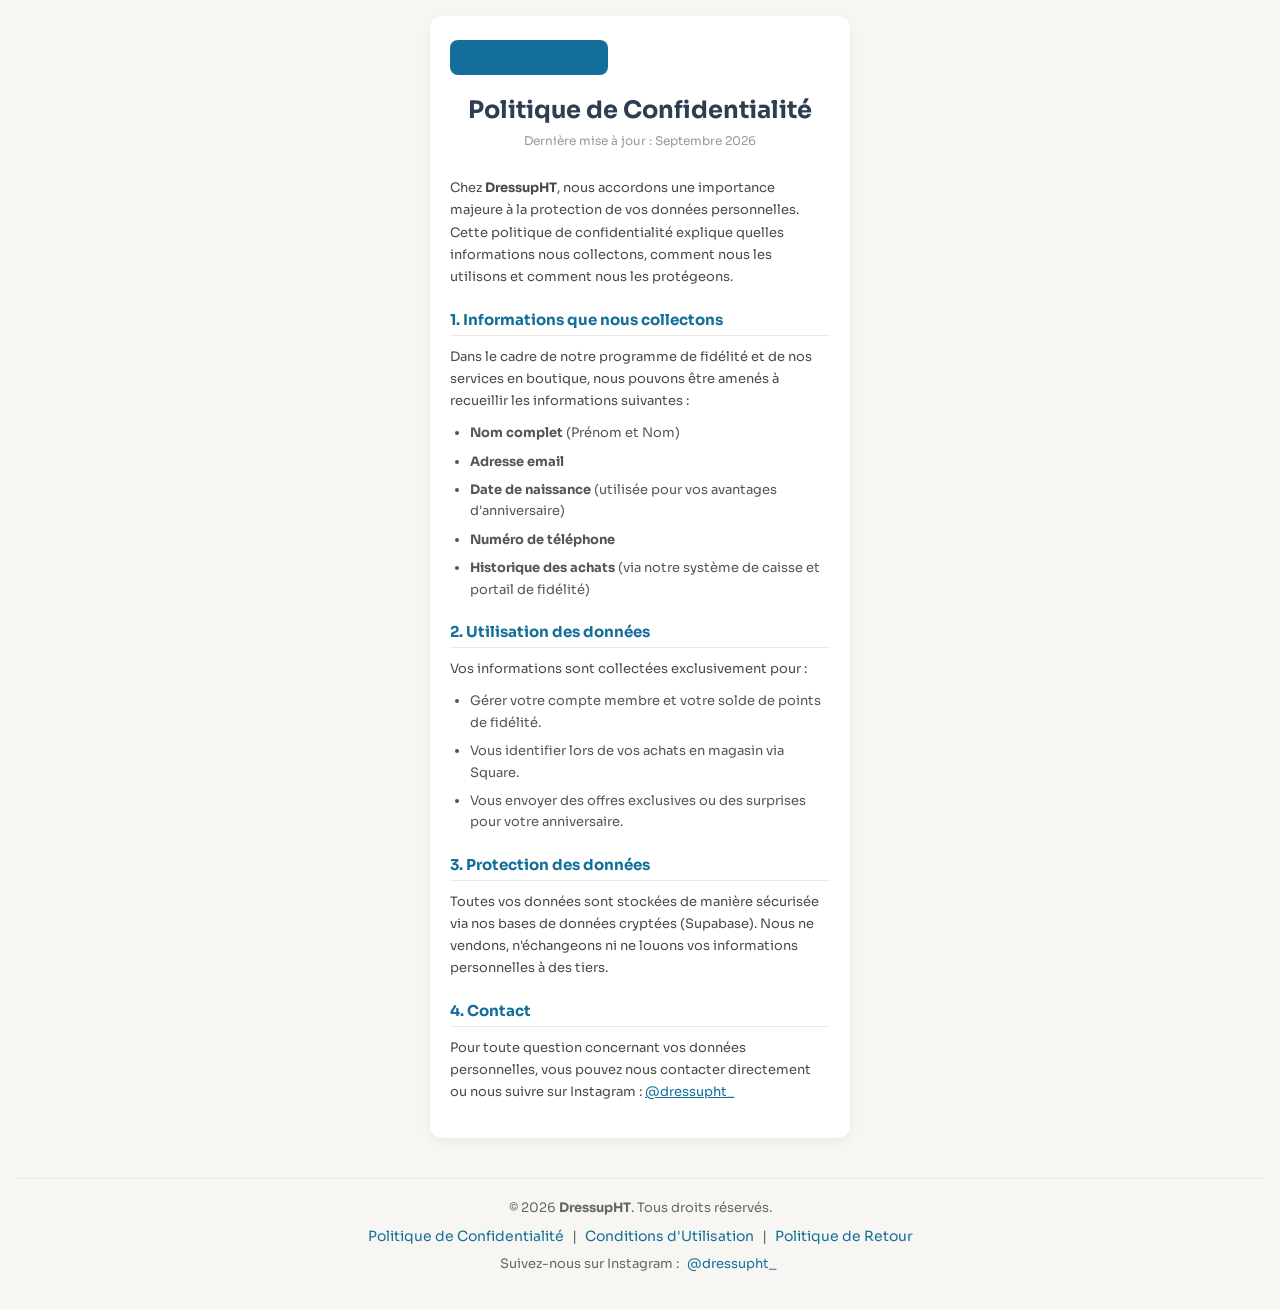
<file: privacy.html>
<!DOCTYPE html>
<html lang="fr">
<head>
    <meta charset="UTF-8">
    <meta name="viewport" content="width=device-width, initial-scale=1.0">
    <title>Politique de Confidentialité - DressupHT</title>
    <link rel="stylesheet" href="style.css">
</head>
<body>
    <div class="container legal-page">
        <a href="index.html" class="page-back">← Retour à l'accueil</a>

        <h1>Politique de Confidentialité</h1>
        <p class="page-updated">Dernière mise à jour : Septembre 2026</p>

        <section>
            <p>Chez <strong>DressupHT</strong>, nous accordons une importance majeure à la protection de vos données personnelles. Cette politique de confidentialité explique quelles informations nous collectons, comment nous les utilisons et comment nous les protégeons.</p>
        </section>

        <section>
            <h2>1. Informations que nous collectons</h2>
            <p>Dans le cadre de notre programme de fidélité et de nos services en boutique, nous pouvons être amenés à recueillir les informations suivantes :</p>
            <ul>
                <li><strong>Nom complet</strong> (Prénom et Nom)</li>
                <li><strong>Adresse email</strong></li>
                <li><strong>Date de naissance</strong> (utilisée pour vos avantages d'anniversaire)</li>
                <li><strong>Numéro de téléphone</strong></li>
                <li><strong>Historique des achats</strong> (via notre système de caisse et portail de fidélité)</li>
            </ul>
        </section>

        <section>
            <h2>2. Utilisation des données</h2>
            <p>Vos informations sont collectées exclusivement pour :</p>
            <ul>
                <li>Gérer votre compte membre et votre solde de points de fidélité.</li>
                <li>Vous identifier lors de vos achats en magasin via Square.</li>
                <li>Vous envoyer des offres exclusives ou des surprises pour votre anniversaire.</li>
            </ul>
        </section>

        <section>
            <h2>3. Protection des données</h2>
            <p>Toutes vos données sont stockées de manière sécurisée via nos bases de données cryptées (Supabase). Nous ne vendons, n'échangeons ni ne louons vos informations personnelles à des tiers.</p>
        </section>

        <section>
            <h2>4. Contact</h2>
            <p>Pour toute question concernant vos données personnelles, vous pouvez nous contacter directement ou nous suivre sur Instagram : <a href="https://instagram.com/dressupht_" target="_blank">@dressupht_</a></p>
        </section>
    </div>

    <!-- Footer Section -->
    <footer class="site-footer">
        <div class="footer-content">
            <p>&copy; 2026 <strong>DressupHT</strong>. Tous droits réservés.</p>
            <div class="footer-links">
                <a href="privacy.html">Politique de Confidentialité</a> |
                <a href="terms.html">Conditions d'Utilisation</a> |
                <a href="return-policy.html">Politique de Retour</a>
            </div>
            <p class="social-tag">Suivez-nous sur Instagram : <a href="https://instagram.com/dressupht_" target="_blank">@dressupht_</a></p>
        </div>
    </footer>

</body>
</html>
</file>
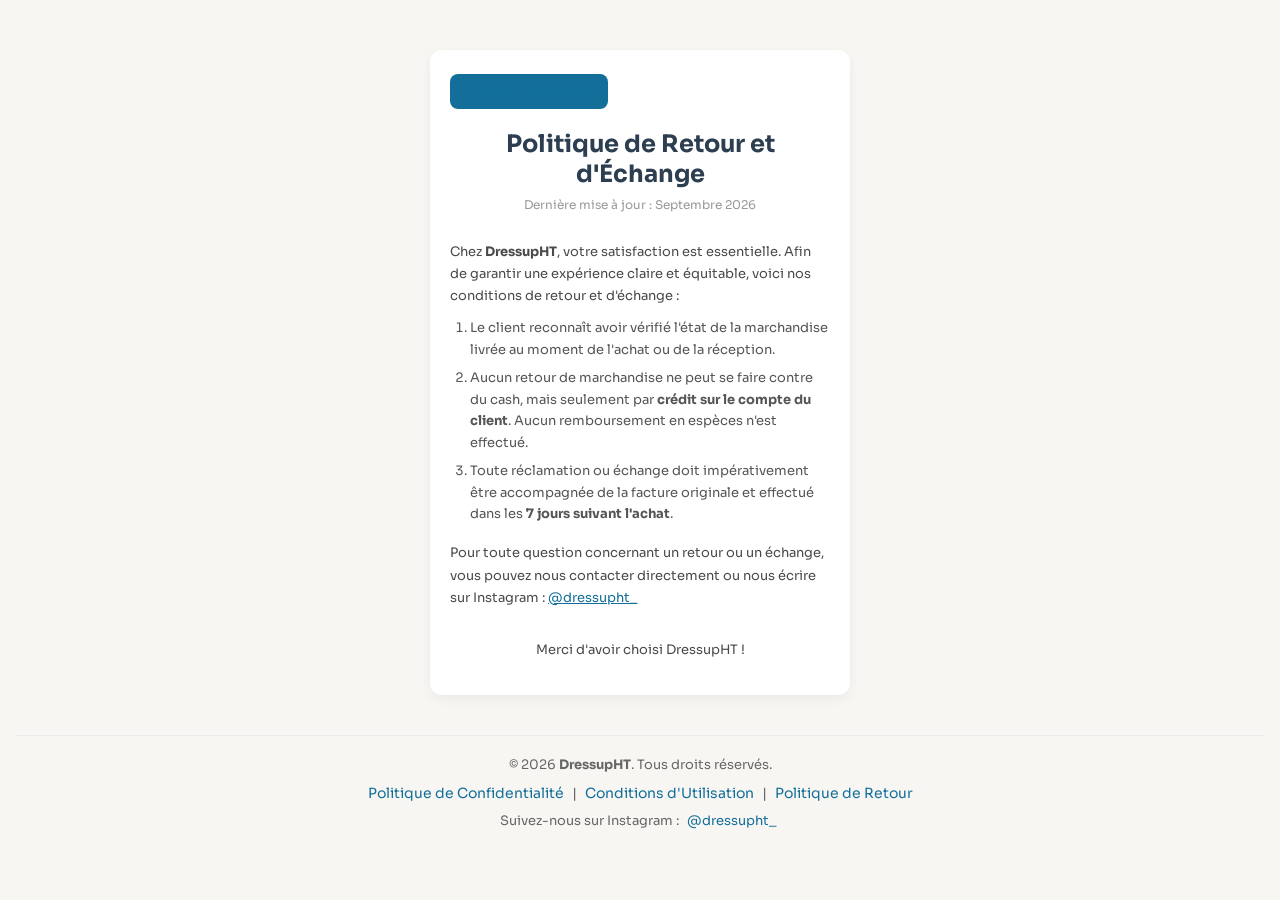
<file: return-policy.html>
<!DOCTYPE html>
<html lang="fr">
<head>
    <meta charset="UTF-8">
    <meta name="viewport" content="width=device-width, initial-scale=1.0">
    <title>Politique de Retour - DressupHT</title>
    <link rel="stylesheet" href="style.css">
</head>
<body>
    <div class="container legal-page">
        <a href="index.html" class="page-back">← Retour à l'accueil</a>

        <h1>Politique de Retour et d'Échange</h1>
        <p class="page-updated">Dernière mise à jour : Septembre 2026</p>

        <section>
            <p>Chez <strong>DressupHT</strong>, votre satisfaction est essentielle. Afin de garantir une expérience claire et équitable, voici nos conditions de retour et d'échange :</p>
            <ol>
                <li>Le client reconnaît avoir vérifié l'état de la marchandise livrée au moment de l'achat ou de la réception.</li>
                <li>Aucun retour de marchandise ne peut se faire contre du cash, mais seulement par <strong>crédit sur le compte du client</strong>. Aucun remboursement en espèces n'est effectué.</li>
                <li>Toute réclamation ou échange doit impérativement être accompagnée de la facture originale et effectué dans les <strong>7 jours suivant l'achat</strong>.</li>
            </ol>
            <p>Pour toute question concernant un retour ou un échange, vous pouvez nous contacter directement ou nous écrire sur Instagram : <a href="https://instagram.com/dressupht_" target="_blank">@dressupht_</a></p>
        </section>

        <p class="footer-note">Merci d'avoir choisi DressupHT !</p>
    </div>

    <!-- Footer Section -->
    <footer class="site-footer">
        <div class="footer-content">
            <p>&copy; 2026 <strong>DressupHT</strong>. Tous droits réservés.</p>
            <div class="footer-links">
                <a href="privacy.html">Politique de Confidentialité</a> |
                <a href="terms.html">Conditions d'Utilisation</a> |
                <a href="return-policy.html">Politique de Retour</a>
            </div>
            <p class="social-tag">Suivez-nous sur Instagram : <a href="https://instagram.com/dressupht_" target="_blank">@dressupht_</a></p>
        </div>
    </footer>

</body>
</html>
</file>
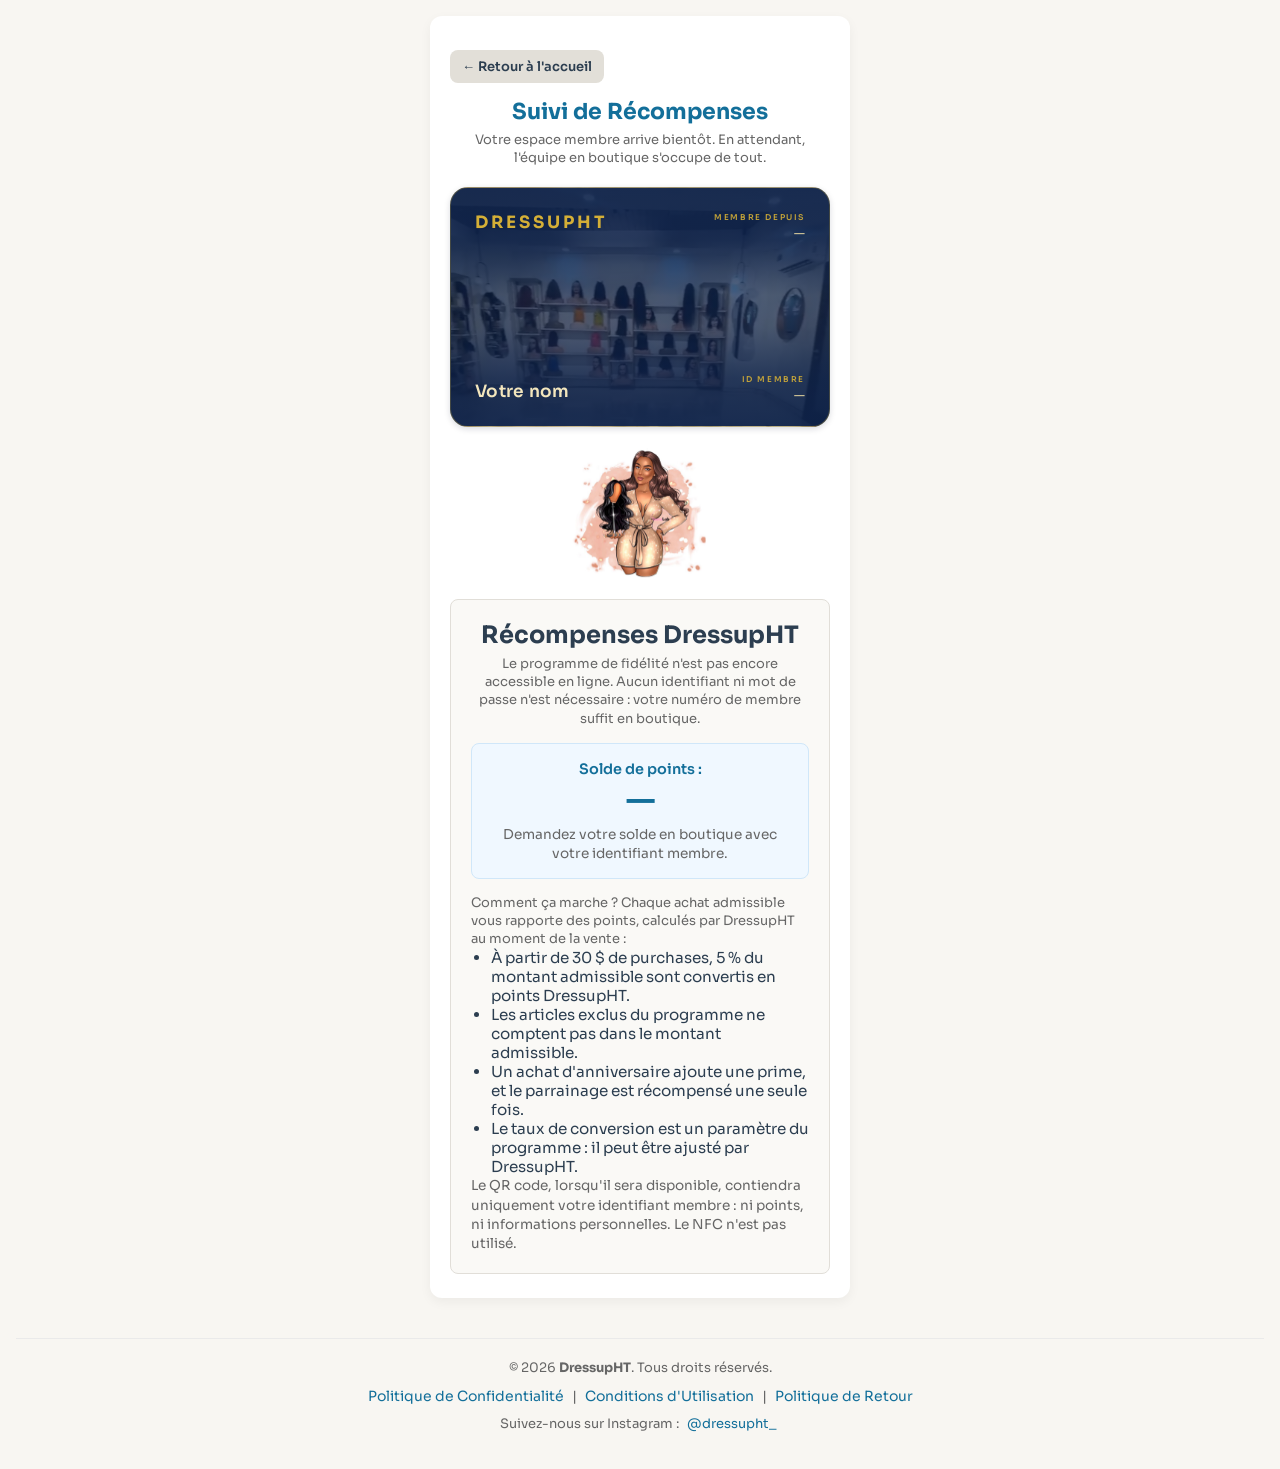
<file: rewards.html>
<!DOCTYPE html>
<html lang="fr">
<head>
  <meta charset="UTF-8">
  <meta name="viewport" content="width=device-width, initial-scale=1.0">
  <title>DressupHT - Mon Suivi de Récompenses</title>
  <link rel="stylesheet" href="style.css">
  <!--
    This page is deliberately dormant: it is not linked from anywhere and it
    reads nothing. Rewards are owned by DressupHT, not by Square Loyalty, and
    the balance is a server-side calculation, so there is nothing on this page
    that a visitor could be shown before the company portal exists.
  -->
</head>
<body data-loyalty-page="dormant">
  <div class="container">
    <!-- Back Button Header -->
    <div style="margin-bottom: 15px;">
      <a href="index.html" class="btn secondary-btn" style="text-decoration: none; display: inline-block; padding: 8px 12px; font-size: 13px; width: auto;">
        ← Retour à l'accueil
      </a>
    </div>

    <header>
      <h1>Suivi de Récompenses</h1>
      <p>Votre espace membre arrive bientôt. En attendant, l'équipe en boutique s'occupe de tout.</p>
    </header>

    <!-- Membership Card: shown as a preview of the future member card -->
    <div class="membership-card">
      <div class="membership-card-top">
        <span class="membership-logo">DRESSUPHT</span>
        <div class="membership-since">
          <span class="membership-label">MEMBRE DEPUIS</span>
          <span id="membership-since">—</span>
        </div>
      </div>
      <div class="membership-card-bottom">
        <span class="membership-name" id="membership-card-name">Votre nom</span>
        <div class="membership-id-block">
          <span class="membership-label">ID MEMBRE</span>
          <span class="membership-id" id="membership-card-id">—</span>
        </div>
      </div>
    </div>

    <!-- Mascot: sits between the membership card and the dashboard card -->
    <div class="mascot-slot">
      <img class="mascot" src="mascotte.png" width="800" height="1200" alt="Mascotte DressupHT" decoding="async">
    </div>

    <div class="card">
      <h2>Récompenses DressupHT</h2>
      <p style="margin-top: 5px;">
        Le programme de fidélité n'est pas encore accessible en ligne. Aucun identifiant ni mot de passe
        n'est nécessaire&nbsp;: votre numéro de membre suffit en boutique.
      </p>

      <div class="points-box">
        <p style="font-size: 0.9rem; margin: 0; color: #136f9a; font-weight: 600;">Solde de points :</p>
        <span style="font-size: 2rem; font-weight: bold; color: #136f9a;">—</span>
        <p style="font-size: 0.85rem; margin: 6px 0 0; color: #666;">
          Demandez votre solde en boutique avec votre identifiant membre.
        </p>
      </div>

      <p style="text-align: left;">
        Comment ça marche&nbsp;? Chaque achat admissible vous rapporte des points, calculés par DressupHT
        au moment de la vente&nbsp;:
      </p>
      <ul style="text-align: left; font-size: 0.95rem; color: #2c3e50; padding-left: 20px;">
        <li>À partir de 30&nbsp;$ de purchases, 5&nbsp;% du montant admissible sont convertis en points DressupHT.</li>
        <li>Les articles exclus du programme ne comptent pas dans le montant admissible.</li>
        <li>Un achat d'anniversaire ajoute une prime, et le parrainage est récompensé une seule fois.</li>
        <li>Le taux de conversion est un paramètre du programme&nbsp;: il peut être ajusté par DressupHT.</li>
      </ul>

      <p style="font-size: 0.85rem; color: #666; text-align: left;">
        Le QR code, lorsqu'il sera disponible, contiendra uniquement votre identifiant membre&nbsp;:
        ni points, ni informations personnelles. Le NFC n'est pas utilisé.
      </p>
    </div>
  </div>

  <!-- Footer Section -->
  <footer class="site-footer">
      <div class="footer-content">
          <p>&copy; 2026 <strong>DressupHT</strong>. Tous droits réservés.</p>
          <div class="footer-links">
              <a href="privacy.html">Politique de Confidentialité</a> |
              <a href="terms.html">Conditions d'Utilisation</a> |
              <a href="return-policy.html">Politique de Retour</a>
          </div>
          <p class="social-tag">Suivez-nous sur Instagram : <a href="https://instagram.com/dressupht_" target="_blank">@dressupht_</a></p>
      </div>
  </footer>

  <script src="rewards.js"></script>
</body>
</html>
</file>
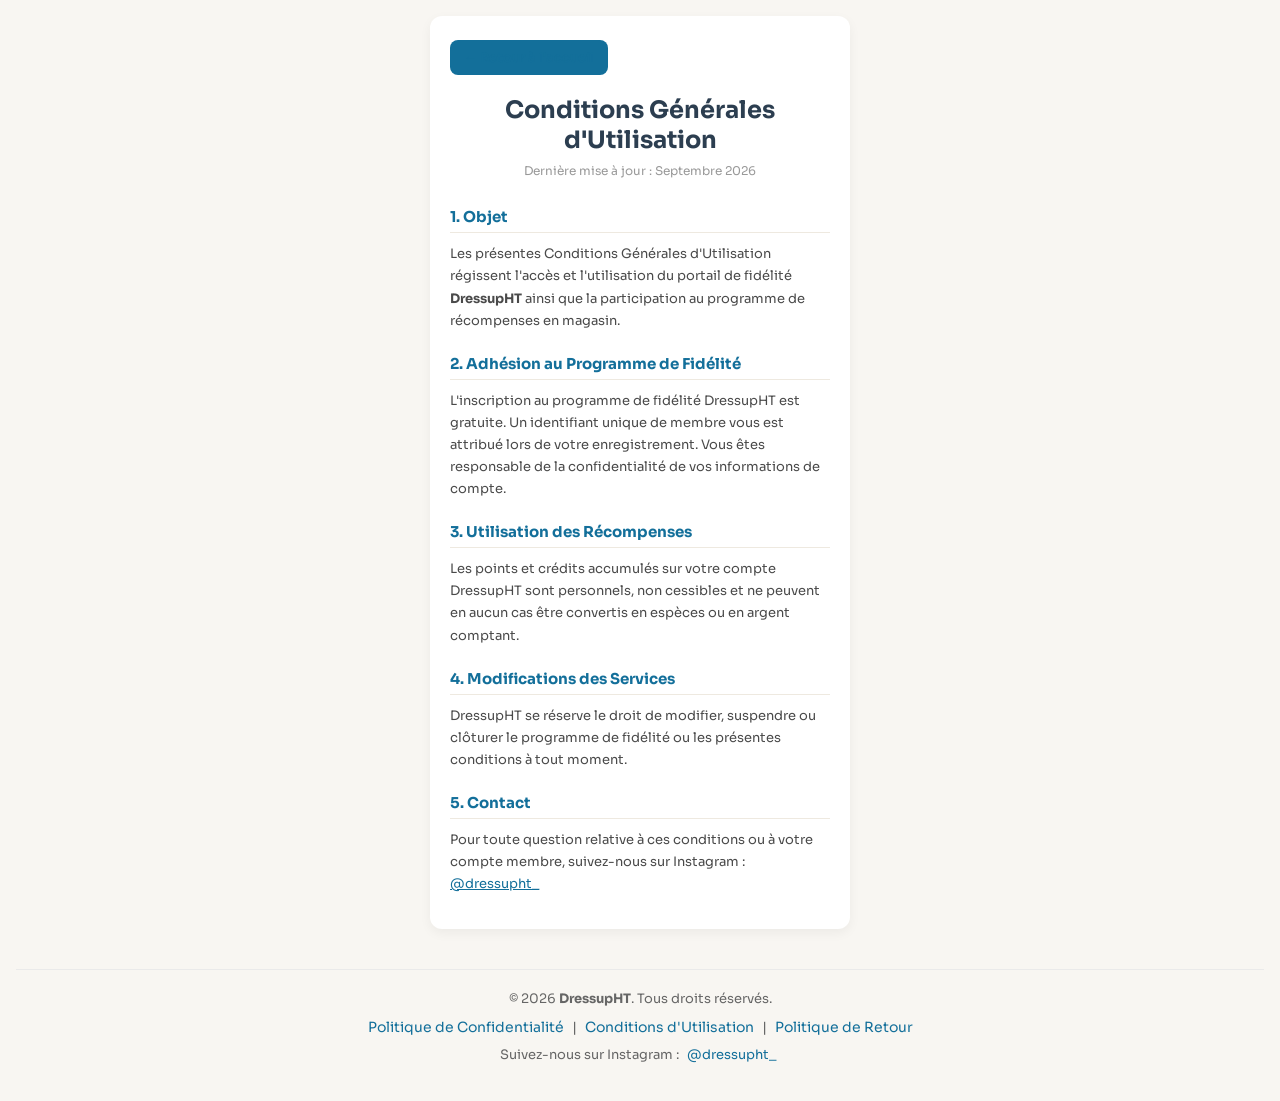
<file: terms.html>
<!DOCTYPE html>
<html lang="fr">
<head>
    <meta charset="UTF-8">
    <meta name="viewport" content="width=device-width, initial-scale=1.0">
    <title>Conditions Générales d'Utilisation - DressupHT</title>
    <link rel="stylesheet" href="style.css">
</head>
<body>
    <div class="container legal-page">
        <a href="index.html" class="page-back">← Retour à l'accueil</a>

        <h1>Conditions Générales d'Utilisation</h1>
        <p class="page-updated">Dernière mise à jour : Septembre 2026</p>

        <section>
            <h2>1. Objet</h2>
            <p>Les présentes Conditions Générales d'Utilisation régissent l'accès et l'utilisation du portail de fidélité <strong>DressupHT</strong> ainsi que la participation au programme de récompenses en magasin.</p>
        </section>

        <section>
            <h2>2. Adhésion au Programme de Fidélité</h2>
            <p>L'inscription au programme de fidélité DressupHT est gratuite. Un identifiant unique de membre vous est attribué lors de votre enregistrement. Vous êtes responsable de la confidentialité de vos informations de compte.</p>
        </section>

        <section>
            <h2>3. Utilisation des Récompenses</h2>
            <p>Les points et crédits accumulés sur votre compte DressupHT sont personnels, non cessibles et ne peuvent en aucun cas être convertis en espèces ou en argent comptant.</p>
        </section>

        <section>
            <h2>4. Modifications des Services</h2>
            <p>DressupHT se réserve le droit de modifier, suspendre ou clôturer le programme de fidélité ou les présentes conditions à tout moment.</p>
        </section>

        <section>
            <h2>5. Contact</h2>
            <p>Pour toute question relative à ces conditions ou à votre compte membre, suivez-nous sur Instagram : <a href="https://instagram.com/dressupht_" target="_blank">@dressupht_</a></p>
        </section>
    </div>

    <!-- Footer Section -->
    <footer class="site-footer">
        <div class="footer-content">
            <p>&copy; 2026 <strong>DressupHT</strong>. Tous droits réservés.</p>
            <div class="footer-links">
                <a href="privacy.html">Politique de Confidentialité</a> |
                <a href="terms.html">Conditions d'Utilisation</a> |
                <a href="return-policy.html">Politique de Retour</a>
            </div>
            <p class="social-tag">Suivez-nous sur Instagram : <a href="https://instagram.com/dressupht_" target="_blank">@dressupht_</a></p>
        </div>
    </footer>

</body>
</html>
</file>
<file: style.css>
@import url('https://fonts.googleapis.com/css2?family=Sora:wght@400;600;700&display=swap');

* {
  box-sizing: border-box;
  margin: 0;
  padding: 0;
  font-family: "Sora", sans-serif;
}

body {
  background: #f8f6f2;
  color: #2c3e50;
  display: flex;
  flex-direction: column;
  justify-content: center;
  align-items: center;
  min-height: 100vh;
  padding: 16px;
}

.container {
  width: 100%;
  max-width: 420px;
  background: #ffffff;
  padding: 24px 20px;
  border-radius: 12px;
  box-shadow: 0 4px 12px rgba(0, 0, 0, 0.05);
}

header {
  text-align: center;
  margin-bottom: 20px;
}

h1 {
  font-size: 22px;
  font-weight: 700;
  margin-bottom: 6px;
  color: #136f9a;
}

p {
  color: #666;
  font-size: 13px;
  line-height: 1.4;
}

form {
  margin-top: 15px;
}

label {
  display: block;
  margin-top: 14px;
  margin-bottom: 6px;
  font-size: 13px;
  font-weight: 600;
  color: #444;
}

input {
  width: 100%;
  padding: 12px 14px;
  border: 1px solid #dcd6cd;
  border-radius: 8px;
  font-size: 16px; /* Prevents auto-zoom on mobile Safari/Chrome */
  font-family: "Sora", sans-serif;
  background: #faf9f6;
  color: #2c3e50;
  outline: none;
  transition: border-color 0.2s;
}

input:focus {
  border-color: #136f9a;
  background: #fff;
}

button, .btn {
  width: 100%;
  margin-top: 20px;
  padding: 13px;
  border: 0;
  border-radius: 8px;
  background: #136f9a;
  color: white;
  font-size: 15px;
  font-weight: 600;
  font-family: "Sora", sans-serif;
  cursor: pointer;
  text-align: center;
  text-decoration: none;
  display: inline-block;
  transition: opacity 0.2s;
}

button:hover, .btn:hover {
  opacity: 0.9;
}

.secondary-btn {
  background: #e2dfd8;
  color: #2c3e50;
  margin-top: 10px;
}

.secondary-btn:hover {
  background: #d4d0c7;
}

.btn-secondary {
  display: inline-block;
  padding: 10px 20px;
  background-color: #136f9a;
  color: #ffffff;
  text-decoration: none;
  border-radius: 5px;
  font-weight: 700;
  font-size: 14px;
  text-align: center;
}

.btn-secondary:hover {
  opacity: 0.9;
}

.footer-note {
  margin-top: 30px;
  font-size: 13px;
  color: #666;
  text-align: center;
}

.hidden {
  display: none !important;
}

#success-card, .card {
  margin-top: 15px;
  background: #faf9f6;
  padding: 20px;
  border-radius: 8px;
  border: 1px solid #e1ded8;
  text-align: center;
}

.member-id-box {
  background: #ffffff;
  border: 2px dashed #136f9a;
  padding: 12px;
  margin: 15px 0;
  border-radius: 8px;
}

.label-small {
  display: block;
  font-size: 11px;
  text-transform: uppercase;
  color: #666;
  margin-bottom: 4px;
  letter-spacing: 0.5px;
}

#display-member-id, #dash-id {
  font-size: 20px;
  font-weight: 700;
  color: #136f9a;
  letter-spacing: 0.5px;
}

.instruction-text {
  font-size: 13px;
  color: #555;
  margin-bottom: 15px;
}

.qr-container, #qrcode {
  background: #ffffff;
  padding: 15px;
  display: inline-block;
  border-radius: 8px;
  border: 1px solid #e1ded8;
  margin: 15px 0;
  box-shadow: 0 2px 4px rgba(0,0,0,0.05);
}

.qr-container img, #qrcode img {
  display: block;
  margin: 0 auto;
}

.points-box {
  margin: 15px 0;
  padding: 15px;
  background: #f0f8ff;
  border-radius: 8px;
  border: 1px solid #d0e7f9;
  text-align: center;
}

/* Mascot: standalone element between the membership card and the dashboard
   card. It is never absolutely positioned, so it cannot overlap a card, a
   button or the QR code, and the wiggle only animates transform, which never
   reflows the surrounding layout. */
.mascot-slot {
  display: flex;
  justify-content: center;
  align-items: center;
  margin: 0 0 20px;
}

.mascot {
  display: block;
  width: 140px;
  height: auto;
  max-width: 100%;
  transform-origin: 50% 100%;
  animation: mascot-wiggle 2.6s ease-in-out infinite;
  will-change: transform;
}

@keyframes mascot-wiggle {
  0%,
  100% {
    transform: rotate(0deg) translateY(0);
  }
  25% {
    transform: rotate(-3deg) translateY(-2px);
  }
  50% {
    transform: rotate(0deg) translateY(0);
  }
  75% {
    transform: rotate(3deg) translateY(-2px);
  }
}

@media (max-width: 1024px) {
  .mascot {
    width: 110px;
  }
}

@media (max-width: 768px) {
  .mascot {
    width: 80px;
  }
}

@media (max-width: 375px) {
  .mascot {
    width: 65px;
  }
}

/* Respect reduced-motion preferences */
@media (prefers-reduced-motion: reduce) {
  .mascot {
    animation: none;
  }
}

.purchases-scroll {
  max-height: 300px;
  overflow-y: auto;
  margin-top: 12px;
  padding-right: 4px;
}

.purchases-scroll::-webkit-scrollbar {
  width: 6px;
}

.purchases-scroll::-webkit-scrollbar-thumb {
  background: #d4d0c7;
  border-radius: 999px;
}

.error-text {
  color: #d9534f;
  font-size: 13px;
  margin-top: 10px;
  text-align: center;
}

/* Membership Card */
.membership-card {
  width: 100%;
  max-width: 440px;
  aspect-ratio: 1.586 / 1;
  margin: 0 auto 20px;
  padding: 24px;
  background: #0c2149;
  /* Photo de la boutique en fond de carte. Le voile navy (calques de
     background-image) assombrit les zones haute et basse où vivent le logo,
     le nom du membre et l'ID, et laisse la photo respirer au centre.
     cover + center : l'image remplit la carte sans aucun étirement, et un
     calque de fond ne peut ni masquer ni bloquer un élément interactif. */
  background-image:
    linear-gradient(
      180deg,
      rgba(12, 33, 73, 0.9) 0%,
      rgba(12, 33, 73, 0.88) 22%,
      rgba(12, 33, 73, 0.68) 45%,
      rgba(12, 33, 73, 0.7) 58%,
      rgba(12, 33, 73, 0.88) 80%,
      rgba(12, 33, 73, 0.92) 100%
    ),
    url("showroom.jpg");
  background-size: cover;
  background-position: center;
  background-repeat: no-repeat;
  border: 1px solid rgba(212, 175, 55, 0.28);
  border-radius: 18px;
  box-shadow: 0 2px 6px rgba(10, 20, 45, 0.15);
  display: flex;
  flex-direction: column;
  justify-content: space-between;
}

.membership-card-top,
.membership-card-bottom {
  display: flex;
  align-items: flex-start;
  justify-content: space-between;
  gap: 12px;
  min-width: 0;
}

.membership-card-bottom {
  align-items: flex-end;
}

.membership-logo {
  font-size: 17px;
  font-weight: 700;
  letter-spacing: 3px;
  color: #d4af37;
}

.membership-since,
.membership-id-block {
  display: flex;
  flex-direction: column;
  align-items: flex-end;
  text-align: right;
  min-width: 0;
}

.membership-label {
  font-size: 8px;
  font-weight: 600;
  letter-spacing: 1.6px;
  text-transform: uppercase;
  color: #d4af37;
  opacity: 0.9;
  margin-bottom: 3px;
}

.membership-since span:last-child,
.membership-id {
  font-size: 12px;
  letter-spacing: 0.5px;
  color: #e9d9a0;
  overflow-wrap: anywhere;
}

.membership-name {
  font-size: clamp(13px, 4vw, 17px);
  font-weight: 600;
  color: #f3e6bd;
  letter-spacing: 0.3px;
  overflow-wrap: anywhere;
}

@media (max-width: 380px) {
  .membership-card {
    padding: 18px;
  }

  .membership-logo {
    font-size: 14px;
    letter-spacing: 2px;
  }

  .membership-name {
    font-size: 13px;
  }
}

.site-footer {
    text-align: center;
    padding: 20px 0;
    margin-top: 40px;
    border-top: 1px solid #eaeaea;
    color: #666;
    font-size: 14px;
    width: 100%;
}

.page-back {
  display: inline-block;
  margin-bottom: 20px;
  padding: 9px 14px;
  border-radius: 8px;
  background: #136f9a;
  color: #ffffff;
  font-size: 13px;
  font-weight: 600;
  font-family: "Sora", sans-serif;
  text-decoration: none;
  transition: opacity 0.2s;
}

.page-back:hover {
  opacity: 0.9;
}

/* Legal / policy pages */
.legal-page h1 {
  text-align: center;
  font-size: 24px;
  color: #2c3e50;
  margin-bottom: 6px;
}

.legal-page .page-updated {
  text-align: center;
  color: #999;
  font-size: 12px;
  margin-bottom: 26px;
}

.legal-page h2 {
  font-size: 15px;
  font-weight: 700;
  color: #136f9a;
  margin: 22px 0 10px;
  padding-bottom: 6px;
  border-bottom: 1px solid #eee9e0;
}

.legal-page p {
  line-height: 1.7;
  margin-bottom: 10px;
  color: #4a4a4a;
}

.legal-page ul,
.legal-page ol {
  margin: 10px 0 18px 20px;
  padding: 0;
}

.legal-page li {
  color: #555;
  font-size: 13px;
  line-height: 1.65;
  margin-bottom: 7px;
}

.legal-page a {
  color: #136f9a;
}

.footer-links {
    margin: 10px 0;
}

.footer-links a, .site-footer a {
    color: #136f9a;
    text-decoration: none;
    margin: 0 5px;
}

.footer-links a:hover, .site-footer a:hover {
    text-decoration: underline;
}
</file>
